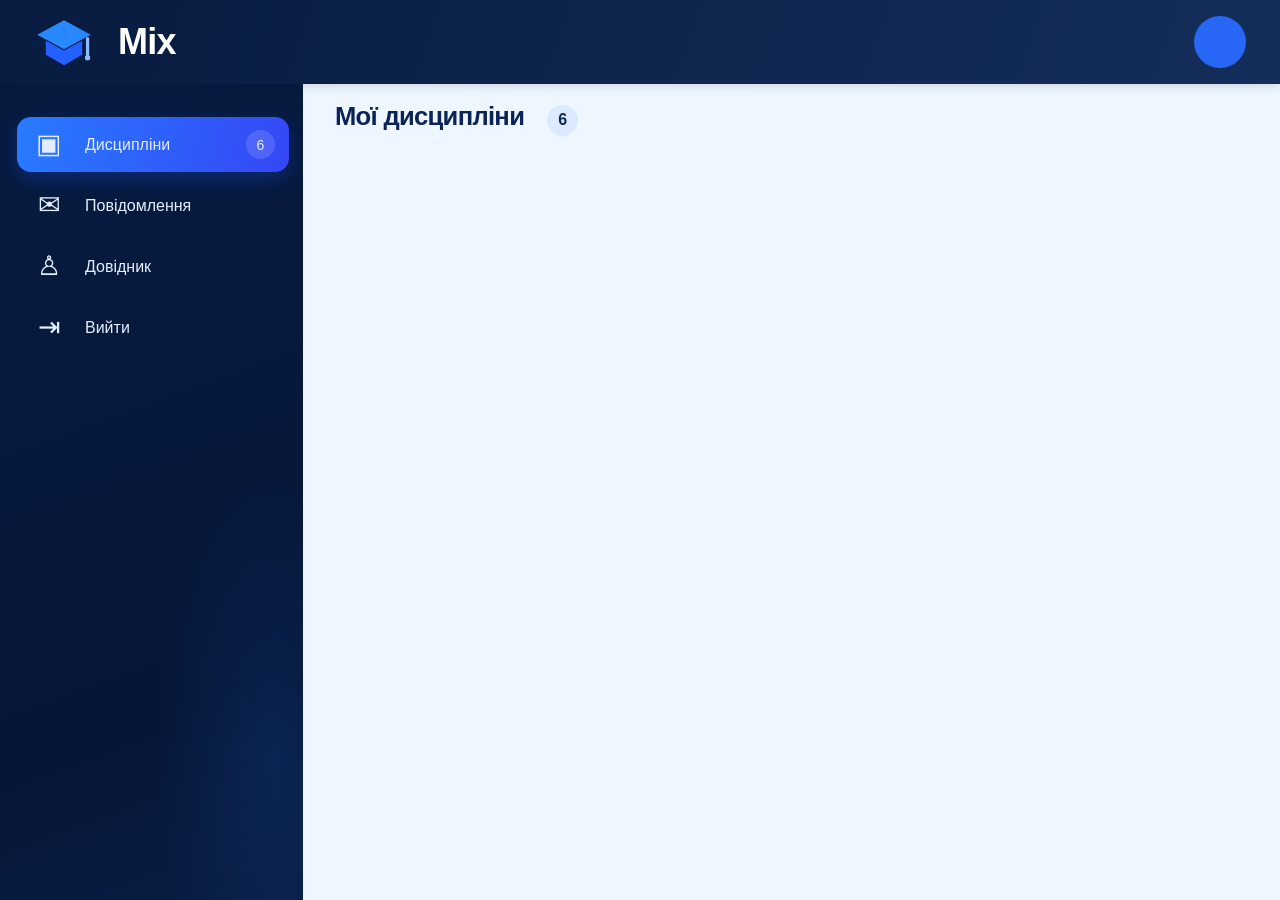
<file: index.html>
<!DOCTYPE html>
<html lang="uk">
<head>
  <meta charset="UTF-8" />
  <meta name="viewport" content="width=device-width, initial-scale=1.0" />
  <title>Mix — Мої дисципліни</title>
  <link rel="stylesheet" href="style.css" />
</head>
<body>
  <header class="topbar">
    <div class="brand">
      <span class="brand-mark" aria-hidden="true">
        <svg viewBox="0 0 56 56" role="img">
          <path d="M28 4 3 17.5 28 31l25-13.5L28 4Z" fill="#2788ff"/>
          <path d="M11 23v13.2L28 46l17-9.8V23L28 32.2 11 23Z" fill="#2460ff"/>
          <path d="M50 21v15" stroke="#8fbaff" stroke-width="3" stroke-linecap="round"/>
          <circle cx="50" cy="39" r="2.5" fill="#8fbaff"/>
        </svg>
      </span>
      <span>Mix</span>
    </div>
    <div class="user-area">
      <span class="username" id="username"></span>
      <div class="avatar" id="avatar"></div>
    </div>
  </header>

  <aside class="sidebar">
    <nav class="nav" aria-label="Головна навігація">
      <button class="nav-item active" data-page="Дисципліни"><span class="nav-icon">▣</span><span class="nav-label">Дисципліни</span><span class="count" id="disciplinesCount">6</span></button>
      <button class="nav-item" data-page="Повідомлення"><span class="nav-icon">✉</span><span class="nav-label">Повідомлення</span></button>
      <button class="nav-item" data-page="Довідник"><span class="nav-icon">♙</span><span class="nav-label">Довідник</span></button>
      <button class="nav-item" data-page="Вийти" id="logout-button"><span class="nav-icon">⇥</span><span class="nav-label">Вийти</span></button>
    </nav>
  </aside>

  <main>
    <section class="content">
      <div class="section-head">
        <div class="section-title"><h1>Мої дисципліни</h1><span class="total" id="total">6</span></div>
      </div>
      <div class="cards" id="cards"></div>
      
      <div class="empty" id="empty">
        За вашим запитом дисциплін не знайдено.
      </div>
    </section>
  </main>
  <div class="toast" id="toast" role="status" aria-live="polite"></div>

  <script src="script.js" defer></script>
</body>
</html>
</file>
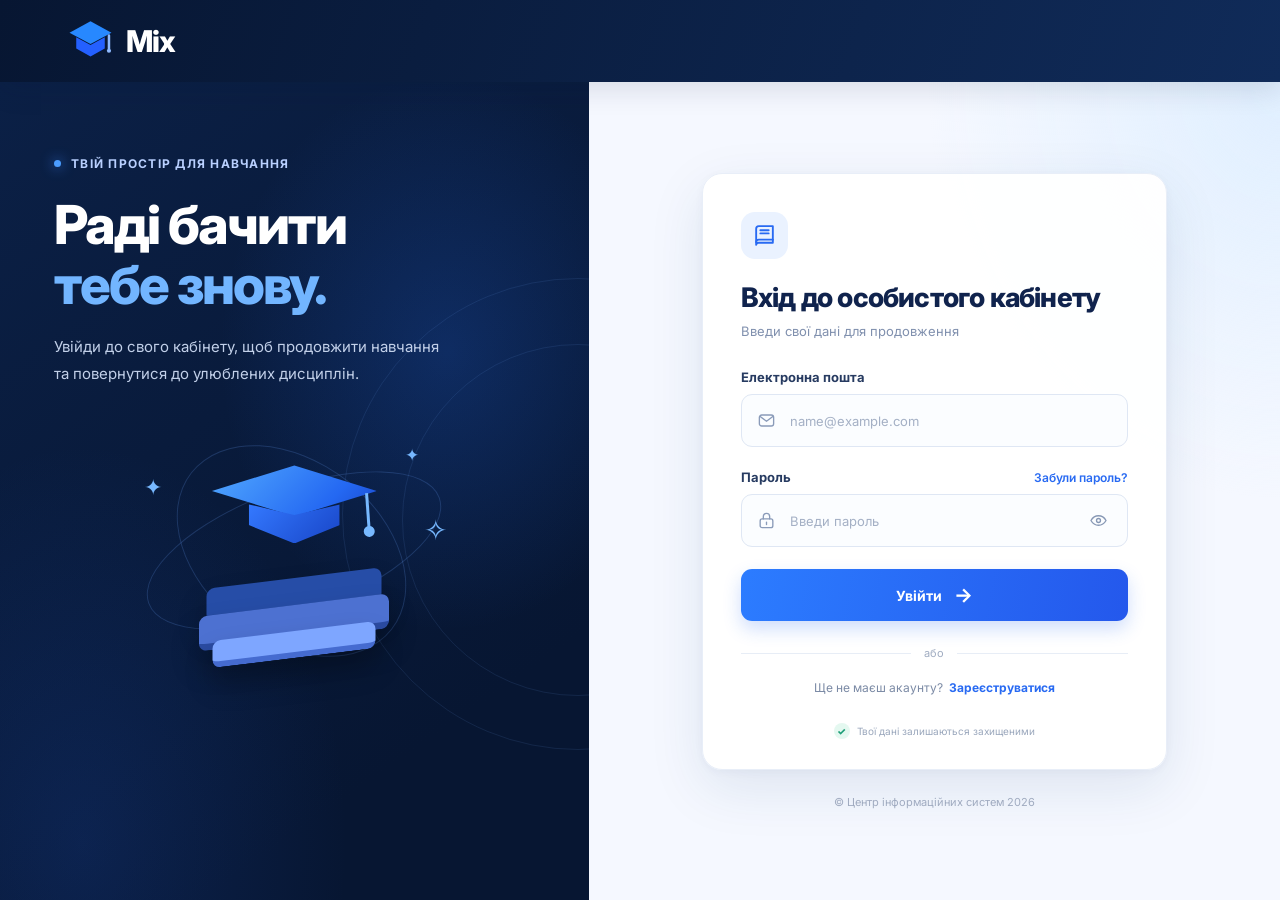
<file: login.html>
<!DOCTYPE html>
<html lang="uk">
<head>
  <meta charset="UTF-8">
  <meta name="viewport" content="width=device-width, initial-scale=1.0">
  <title>Вхід — Mix</title>
  <link rel="stylesheet" href="login.css">
  <script src="login.js" defer></script>
</head>
<body>
  <header class="topbar">
    <a class="brand" href="#" aria-label="Mix — головна">
      <span class="brand-mark" aria-hidden="true">
        <svg viewBox="0 0 56 56" role="img">
          <path d="M28 4 3 17.5 28 31l25-13.5L28 4Z" fill="#2788ff"/>
          <path d="M11 23v13.2L28 46l17-9.8V23L28 32.2 11 23Z" fill="#2460ff"/>
          <path d="M50 21v15" stroke="#8fbaff" stroke-width="3" stroke-linecap="round"/>
          <circle cx="50" cy="39" r="2.5" fill="#8fbaff"/>
        </svg>
      </span>
      <span>Mix</span>
    </a>
  </header>

  <main class="page">
    <section class="welcome-panel" aria-label="Вітання">
      <div class="welcome-content">
        <div class="eyebrow"><span class="eyebrow-dot"></span> Твій простір для навчання</div>
        <h1>Раді бачити<br><span>тебе знову.</span></h1>
        <p>Увійди до свого кабінету, щоб продовжити навчання та повернутися до улюблених дисциплін.</p>
        <div class="learning-art" aria-hidden="true">
          <div class="orbit orbit-one"></div>
          <div class="orbit orbit-two"></div>
          <div class="book book-back"></div>
          <div class="book book-middle"></div>
          <div class="book book-front"></div>
          <div class="cap">
            <div class="cap-top"></div>
            <div class="cap-base"></div>
            <div class="cap-tassel"></div>
          </div>
          <span class="spark spark-one">✦</span>
          <span class="spark spark-two">✧</span>
          <span class="spark spark-three">✦</span>
        </div>
      </div>
    </section>

    <section class="form-side">
      <div class="login-card">
        <a class="mobile-brand" href="#">Mix</a>
        <div class="form-heading">
          <div class="mini-icon" aria-hidden="true">
            <svg viewBox="0 0 24 24" fill="none">
              <path d="M4 5.5A2.5 2.5 0 0 1 6.5 3H20v16H6.5A2.5 2.5 0 0 0 4 21V5.5Z" stroke="currentColor" stroke-width="1.8" stroke-linejoin="round"/>
              <path d="M4 18.5A2.5 2.5 0 0 1 6.5 16H20M8 7h8M8 10h8" stroke="currentColor" stroke-width="1.8" stroke-linecap="round"/>
            </svg>
          </div>
          <h2>Вхід до особистого кабінету</h2>
          <p>Введи свої дані для продовження</p>
        </div>

        <form class="login-form" action="#" method="post">
          <label for="email">Електронна пошта</label>
          <div class="input-wrap">
            <svg viewBox="0 0 24 24" aria-hidden="true"><rect x="3" y="5" width="18" height="14" rx="3"/><path d="m4 7 8 6 8-6"/></svg>
            <input id="email" name="email" type="email" placeholder="name@example.com" autocomplete="email" required>
          </div>

          <div class="label-row">
            <label for="password">Пароль</label>
            <a class="text-link" href="#">Забули пароль?</a>
          </div>
          <div class="input-wrap">
            <svg viewBox="0 0 24 24" aria-hidden="true"><rect x="4" y="10" width="16" height="11" rx="2.5"/><path d="M8 10V7a4 4 0 0 1 8 0v3"/><path d="M12 14v3"/></svg>
            <input id="password" name="password" type="password" placeholder="Введи пароль" autocomplete="current-password" required>
            <button class="toggle-password" type="button" aria-label="Показати пароль" title="Показати пароль">
              <svg viewBox="0 0 24 24" aria-hidden="true"><path d="M2.5 12s3.4-6 9.5-6 9.5 6 9.5 6-3.4 6-9.5 6-9.5-6-9.5-6Z"/><circle cx="12" cy="12" r="2.5"/></svg>
            </button>
          </div>

          <button class="submit-btn" type="submit">Увійти <span aria-hidden="true">→</span></button>
        </form>
        <p id="login-message" role="alert" aria-live="polite"></p>

        <div class="separator"><span>або</span></div>
        <p class="signup">Ще не маєш акаунту? <a href="#">Зареєструватися</a></p>
        <p class="secure-note"><span class="lock-dot">✓</span> Твої дані залишаються захищеними</p>
      </div>
      <footer class="page-footer">© Центр інформаційних систем 2026</footer>
    </section>
  </main>
</body>
</html>
</file>
<file: style.css>
:root {
      --navy: #071b42;
      --navy-2: #102b5c;
      --blue: #2867f6;
      --blue-light: #e9f3ff;
      --text: #10275a;
      --muted: #5c78ad;
      --line: #dceaff;
      --white: #fff;
      --shadow: 0 5px 16px rgba(39, 112, 220, .14);
    }
    * { box-sizing: border-box; }
    body {
      margin: 0;
      min-height: 100vh;
      font-family: Inter, "Segoe UI", Arial, sans-serif;
      color: var(--text);
      background: #eef6ff;
    }
    button, input, select { font: inherit; }
    button { cursor: pointer; }
    .topbar {
      height: 84px;
      background: linear-gradient(110deg, #081b40, #142e5a);
      color: white;
      display: flex;
      align-items: center;
      justify-content: space-between;
      padding: 0 34px;
      position: fixed;
      inset: 0 0 auto 0;
      z-index: 10;
      box-shadow: 0 2px 10px #05163325;
    }
    .brand { display: flex; align-items: center; gap: 24px; font-size: 36px; font-weight: 750; letter-spacing: -.8px; }
    .brand-mark { width: 60px; height: 52px; color: #3180ff; }
    .user-area { display: flex; align-items: center; gap: 20px; font-size: 14px; }
    .notification { position: relative; font-size: 26px; background: none; color: #dce9ff; border: 0; }
    .notification::after { content: ""; position: absolute; width: 9px; height: 9px; border-radius: 50%; background: #ff365a; right: 1px; top: 2px; border: 2px solid #102a55; }
    .divider { height: 28px; border-left: 1px solid #45618e; }
    .avatar { display: grid; place-items: center; width: 52px; height: 52px; border-radius: 50%; background: #2867f6; font-size: 17px; }
    .username { white-space: nowrap; }
    .chevron { border: 0; color: white; background: transparent; font-size: 19px; margin-left: -10px; }
    .sidebar {
      position: fixed; top: 84px; bottom: 0; left: 0; width: 303px;
      padding: 33px 14px 24px 17px;
      color: #e6efff;
      background:
        radial-gradient(ellipse at 90% 82%, #123c7d55, transparent 30%),
        linear-gradient(160deg, #071b40, #061638 75%, #091d43);
      overflow: hidden;
    }
    .sidebar::before { content: ""; position: absolute; top: -5px; left: 34px; width: 150px; height: 2px; background: #2d73e7; opacity: .65; }
    .nav { display: grid; gap: 6px; position: relative; z-index: 1; }
    .nav-item {
      border: 0; text-align: left; border-radius: 14px; color: #e4edff; background: transparent;
      padding: 13px 14px 13px 18px; min-height: 55px; display: flex; align-items: center; gap: 22px;
      font-size: 16px; transition: .2s;
    }
    .nav-item:hover { background: #ffffff12; }
    .nav-item.active { background: linear-gradient(105deg, #287bff, #3547f6); box-shadow: 0 7px 18px #1648d955; }
    .nav-icon { width: 28px; text-align: center; font-size: 27px; line-height: 1; }
    .count { margin-left: auto; min-width: 29px; height: 29px; display: grid; place-items: center; border-radius: 20px; background: #ffffff23; font-size: 14px; }
    .sidebar-art { position: absolute; left: 28px; right: 15px; bottom: 42px; text-align: center; color: #a9c8ff; }
    .book-illustration { font-size: 112px; line-height: 1.25; filter: drop-shadow(0 10px 8px #0004); }
    .motto { font-family: Georgia, serif; font-style: italic; font-size: 22px; line-height: 1.35; transform: rotate(-7deg); margin-top: 18px; }
    main { margin-left: 303px; padding-top: 84px; min-height: 100vh; }
    .welcome {
      min-height: 116px; display: flex; align-items: center; gap: 24px; padding: 20px 27px 20px 36px;
      background: linear-gradient(110deg, #f8fbff, #e1f2ff); border-bottom: 1px solid #e0edfc;
    }
    .wave { font-size: 44px; transform: rotate(-10deg); }
    .welcome-copy { min-width: 280px; }
    h1 { margin: 0 0 7px; font-size: clamp(22px, 2vw, 30px); letter-spacing: -.7px; color: #0c2358; }
    .welcome p { margin: 0; color: #5274ae; font-size: 16px; }
    .search-wrap { margin-left: auto; position: relative; width: min(350px, 34%); }
    .search-wrap span { position: absolute; left: 20px; top: 50%; transform: translateY(-50%); font-size: 22px; color: #456ba9; }
    .search { width: 100%; height: 51px; border: 2px solid #c5ddff; border-radius: 30px; background: #ffffffed; padding: 0 20px 0 60px; color: var(--text); outline: none; box-shadow: 0 4px 10px #9ec9f633; }
    .search:focus { border-color: #4e8bff; }
    .content { padding: 18px 27px 34px 32px; }
    .section-head { display: flex; align-items: center; justify-content: space-between; gap: 15px; margin-bottom: 16px; }
    .section-title { display: flex; align-items: center; gap: 23px; }
    .section-icon { color: #2672ff; font-size: 32px; }
    h2 { font-size: 23px; margin: 0; letter-spacing: -.5px; }
    .total { background: #dceaff; border-radius: 50%; width: 31px; height: 31px; display: grid; place-items: center; font-weight: 700; }
    .sort { border: 1px solid #d5e7ff; background: white; color: #264e94; padding: 10px 15px; border-radius: 25px; font-size: 13px; box-shadow: 0 2px 7px #4c88d511; }
    .sort select { border: 0; outline: 0; background: transparent; color: inherit; font-weight: 650; cursor: pointer; }
    .cards { display: grid; grid-template-columns: repeat(3, minmax(0, 1fr)); gap: 18px 20px; }
    .course-card { overflow: hidden; border-radius: 11px; background: white; border: 1px solid #d7eaff; box-shadow: var(--shadow); min-width: 0; transition: transform .2s, box-shadow .2s; }
    .course-card:hover { transform: translateY(-3px); box-shadow: 0 9px 24px #2b75cf2a; }
    .cover { height: 169px; position: relative; background-size: cover; background-position: center; }
    .cover::after { content: ""; position: absolute; inset: 0; background: linear-gradient(0deg, #001b3a18, transparent 60%); }
    .cover.math { background-image: url('wwwroot/math.webp'); }
    .cover.specialty { background-image: url('wwwroot/spec.webp'); }
    .cover.programming { background-image: url('wwwroot/programming.webp'); }
    .cover.language { background-image: url('wwwroot/writing.webp'), linear-gradient(120deg,#102d50,#d28a45); background-color: #15314e; }
    .cover.discrete { background-image: url('wwwroot/dyscret.webp'); }
    .cover.obrobka { background-image: url('wwwroot/obrobka.webp'); }
    .cover.remont { background-image: url('wwwroot/remont.jpg'); }
    .cover.design { background-image: url('https://images.unsplash.com/photo-1487958449943-2429e8be8625?auto=format&fit=crop&w=900&q=85'); }
    .cover.language { background-image: url('wwwroot/writing.webp'); }
    .category { position: absolute; z-index: 1; top: 12px; left: 13px; padding: 10px 15px; border-radius: 24px; color: white; font-size: 14px; font-weight: 700; display: flex; align-items: center; gap: 10px; max-width: calc(100% - 72px); white-space: nowrap; overflow: hidden; text-overflow: ellipsis; }
    .category.green { background: #08b77e; } .category.purple { background: #a33cff; } .category.blue { background: #1675fa; }
    .category.orange { background: #ff8b00; } .category.teal { background: #06bcae; } .category.pink { background: #f216a4; }
    .eye { position: absolute; z-index: 2; top: 12px; right: 12px; width: 42px; height: 42px; border: 0; border-radius: 50%; background: #071d49e8; color: white; font-size: 21px; }
    .eye[aria-pressed="true"] { background: #fff; color: #174a9c; }
    .card-body { padding: 12px 16px 11px 22px; }
    .card-body h3 { margin: 0 0 8px; font-size: 18px; line-height: 1.25; color: #10265b; }
    .date { display: flex; align-items: center; gap: 11px; color: #5277b6; font-size: 14px; white-space: nowrap; }
    .date .calendar { color: #2879ff; font-size: 19px; }
    .progress-row { display: flex; align-items: center; gap: 13px; margin-top: 12px; }
    .progress-ring { width: 47px; height: 47px; flex: 0 0 47px; border-radius: 50%; display: grid; place-items: center; background: conic-gradient(var(--ring, #1689ff) calc(var(--progress) * 1%), #dceaff 0); position: relative; }
    .progress-ring::before { content: ""; position: absolute; inset: 6px; background: white; border-radius: 50%; }
    .progress-ring span { z-index: 1; font-size: 12px; font-weight: 750; }
    .progress-info { flex: 1; min-width: 0; }
    .progress-label { font-size: 12px; color: #5577b2; margin-bottom: 7px; }
    .bar { height: 10px; background: #e5f0ff; border-radius: 20px; overflow: hidden; }
    .bar span { display: block; height: 100%; width: var(--progress); border-radius: inherit; background: var(--ring, #2184ff); }
    .go { flex: 0 0 46px; width: 46px; height: 46px; border: 0; border-radius: 50%; background: #2868f7; color: white; font-size: 24px; transition: .2s; }
    .go:hover { background: #124bd2; transform: translateX(2px); }
    .empty { display: none; padding: 35px; text-align: center; color: var(--muted); background: white; border-radius: 14px; border: 1px solid var(--line); }
    .toast { position: fixed; right: 24px; bottom: 24px; z-index: 20; background: #102b5c; color: white; padding: 14px 20px; border-radius: 12px; box-shadow: 0 8px 25px #001b4b40; opacity: 0; transform: translateY(12px); pointer-events: none; transition: .25s; }
    .toast.show { opacity: 1; transform: translateY(0); }
    @media (max-width: 1250px) {
      .sidebar { width: 250px; } main { margin-left: 250px; }
      .cards { grid-template-columns: repeat(2, minmax(0, 1fr)); }
      .sidebar-art { opacity: .7; } .welcome { padding-left: 25px; }
    }
    @media (max-width: 800px) {
      .topbar { height: 70px; padding: 0 18px; } .brand { font-size: 29px; gap: 12px; } .brand-mark { width: 46px; }
      .username, .divider { display: none; } .avatar { width: 42px; height: 42px; }
      .sidebar { top: 70px; width: 76px; padding: 20px 9px; }
      .nav-item { justify-content: center; padding: 13px 8px; } .nav-item .nav-label, .nav-item .count { display: none; }
      .nav-item { gap: 0; } .nav-icon { font-size: 25px; }
      .sidebar-art { display: none; } main { margin-left: 76px; padding-top: 70px; }
      .welcome { flex-wrap: wrap; gap: 12px; padding: 20px; } .wave { font-size: 34px; }
      .welcome-copy { min-width: 0; flex: 1; } .welcome p { font-size: 14px; }
      .search-wrap { width: 100%; margin: 5px 0 0; }
      .content { padding: 18px 16px; } .cards { gap: 14px; }
    }
    @media (max-width: 560px) {
      .cards { grid-template-columns: 1fr; } .section-head { align-items: flex-start; flex-direction: column; }
      .section-title { gap: 12px; } h2 { font-size: 21px; }
      .cover { height: 180px; } .card-body { padding-left: 17px; }
      .welcome h1 { font-size: 21px; } .user-area { gap: 10px; }
    }

    input[type="password"]::-ms-reveal,
input[type="password"]::-ms-clear {
    display: none;
}

input[type="password"]::-webkit-contacts-auto-fill-button,
input[type="password"]::-webkit-credentials-auto-fill-button {
    display: none !important;
    visibility: hidden;
    pointer-events: none;
}
</file>
<file: login.css>
@import url('https://fonts.googleapis.com/css2?family=Inter:wght@400;500;600;700;800&display=swap');

:root {
  --navy: #081a3c;
  --navy-soft: #102b59;
  --blue: #2468f2;
  --blue-bright: #3188ff;
  --ink: #10234d;
  --muted: #7182a5;
  --line: #e2eaf7;
}

* { box-sizing: border-box; }

body {
  margin: 0;
  min-height: 100vh;
  color: var(--ink);
  background: #f4f8ff;
  font-family: Inter, -apple-system, BlinkMacSystemFont, "Segoe UI", sans-serif;
}

a { color: inherit; text-decoration: none; }

.topbar {
  height: 82px;
  display: flex;
  align-items: center;
  justify-content: space-between;
  padding: 0 5.2%;
  background: linear-gradient(110deg, #071632, #102b59);
  color: white;
  box-shadow: 0 8px 26px rgba(8, 26, 60, .12);
  position: relative;
  z-index: 2;
}

.brand {
  display: inline-flex;
  align-items: center;
  gap: 12px;
  font-size: 30px;
  font-weight: 800;
  letter-spacing: -.8px;
}

.brand-mark { display: block; width: 47px; height: 47px; }
.brand-mark svg { width: 100%; height: 100%; display: block; }
.topbar-note { font-size: 13px; color: #bdccec; letter-spacing: .2px; }

.page {
  min-height: calc(100vh - 82px);
  display: grid;
  grid-template-columns: minmax(320px, .92fr) minmax(500px, 1.08fr);
}

.welcome-panel {
  min-height: 690px;
  position: relative;
  overflow: hidden;
  background:
    radial-gradient(ellipse at 76% 33%, rgba(34, 102, 226, .24), transparent 36%),
    radial-gradient(ellipse at 14% 93%, rgba(31, 82, 188, .2), transparent 37%),
    linear-gradient(145deg, #0b2046, #071632 78%);
  color: white;
}

.welcome-panel::before,
.welcome-panel::after {
  content: "";
  position: absolute;
  border: 1px solid rgba(121, 169, 255, .11);
  border-radius: 50%;
  width: 470px;
  height: 470px;
  right: -225px;
  top: 24%;
}
.welcome-panel::after {
  width: 350px;
  height: 350px;
  right: -165px;
  top: 32%;
}

.welcome-content {
  min-height: 690px;
  max-width: 590px;
  margin: 0 auto;
  padding: 74px 54px 34px;
  display: flex;
  flex-direction: column;
  position: relative;
  z-index: 1;
}

.eyebrow {
  display: inline-flex;
  align-items: center;
  gap: 10px;
  color: #b9d0ff;
  font-size: 12px;
  font-weight: 700;
  text-transform: uppercase;
  letter-spacing: 1.25px;
}
.eyebrow-dot {
  width: 7px;
  height: 7px;
  border-radius: 50%;
  background: #4b9dff;
  box-shadow: 0 0 13px #3988ff;
}

h1 {
  margin: 24px 0 18px;
  font-size: clamp(37px, 4.2vw, 55px);
  line-height: 1.12;
  letter-spacing: -2px;
  font-weight: 800;
}
h1 span {
  color: #72b5ff;
}
.welcome-content > p {
  max-width: 385px;
  margin: 0;
  color: #c2d0e9;
  font-size: 15px;
  line-height: 1.8;
}

.learning-art {
  height: 260px;
  max-width: 390px;
  width: 100%;
  position: relative;
  margin: 25px auto 8px;
}
.orbit {
  position: absolute;
  border: 1px solid rgba(111, 165, 255, .2);
  border-radius: 50%;
  transform: rotate(-20deg);
}
.orbit-one { width: 310px; height: 125px; left: 40px; top: 76px; }
.orbit-two { width: 255px; height: 180px; left: 65px; top: 49px; transform: rotate(38deg); }

.book {
  position: absolute;
  left: 50%;
  border-radius: 8px;
  transform: translateX(-50%) skewY(-7deg);
  box-shadow: 0 17px 28px rgba(0, 0, 0, .25);
}
.book-back {
  width: 175px; height: 34px; top: 166px; background: #264da7;
  border-bottom: 7px solid #183b88;
}
.book-middle {
  width: 190px; height: 35px; top: 193px; background: #4d71d1;
  border-bottom: 7px solid #2b4ba1;
}
.book-front {
  width: 163px; height: 27px; top: 219px; background: #7ea6ff;
  border-bottom: 6px solid #456bd0;
}
.cap {
  position: absolute;
  width: 165px; height: 120px;
  top: 53px; left: 50%;
  transform: translateX(-50%);
}
.cap-top {
  position: absolute;
  width: 165px; height: 73px;
  top: 0; left: 0;
  background: linear-gradient(135deg, #52aaff, #2468f2 65%, #173fc2);
  clip-path: polygon(50% 0, 100% 35%, 50% 70%, 0 35%);
  filter: drop-shadow(0 10px 14px rgba(0, 0, 0, .25));
}
.cap-base {
  position: absolute;
  width: 91px; height: 39px;
  top: 39px; left: 37px;
  background: linear-gradient(135deg, #3479ff, #1845c7);
  clip-path: polygon(0 0, 50% 27%, 100% 0, 100% 53%, 50% 100%, 0 53%);
}
.cap-tassel {
  position: absolute;
  width: 3px; height: 41px;
  top: 28px; right: 7px;
  background: #78b9ff;
  transform: rotate(-4deg);
}
.cap-tassel::after {
  content: "";
  position: absolute; bottom: -3px; left: -4px;
  width: 11px; height: 11px; border-radius: 50%;
  background: #78b9ff;
}
.spark { position: absolute; color: #77b8ff; }
.spark-one { left: 45px; top: 62px; font-size: 22px; }
.spark-two { right: 42px; top: 101px; font-size: 28px; }
.spark-three { right: 70px; top: 33px; font-size: 17px; }

.panel-footer {
  display: flex;
  align-items: center;
  gap: 12px;
  margin-top: auto;
  color: #91a9d2;
  font-size: 12px;
}
.footer-line { width: 30px; height: 2px; background: #3e85ff; border-radius: 4px; }

.form-side {
  display: flex;
  flex-direction: column;
  align-items: center;
  justify-content: center;
  padding: 46px 6%;
  background:
    radial-gradient(ellipse at 100% 0%, rgba(215, 235, 255, .7), transparent 36%),
    #f5f8ff;
}
.login-card {
  width: 100%;
  max-width: 465px;
  background: rgba(255, 255, 255, .96);
  border: 1px solid #e8eef8;
  border-radius: 20px;
  padding: 38px 38px 30px;
  box-shadow: 0 18px 55px rgba(21, 54, 109, .10), 0 2px 8px rgba(21, 54, 109, .04);
}
.mobile-brand { display: none; }

.form-heading { margin-bottom: 30px; }
.mini-icon {
  width: 47px; height: 47px;
  display: grid; place-items: center;
  color: #286af2;
  background: #eaf2ff;
  border-radius: 14px;
  margin-bottom: 22px;
}
.mini-icon svg { width: 25px; height: 25px; }
.form-heading h2 {
  margin: 0 0 9px;
  font-size: 27px;
  letter-spacing: -.8px;
  font-weight: 800;
  color: #10234d;
}
.form-heading p { margin: 0; font-size: 13px; color: #8090ae; }

.login-form { display: flex; flex-direction: column; }
.login-form > label, .label-row label {
  color: #273b61;
  font-size: 13px;
  font-weight: 700;
  margin-bottom: 9px;
}
.input-wrap {
  height: 53px;
  display: flex;
  align-items: center;
  gap: 12px;
  padding: 0 15px;
  border: 1px solid #dfe7f4;
  border-radius: 11px;
  background: #fbfdff;
  margin-bottom: 22px;
  transition: border-color .2s, box-shadow .2s, background .2s;
}
.input-wrap:focus-within {
  border-color: #6da2ff;
  background: white;
  box-shadow: 0 0 0 4px rgba(45, 111, 246, .10);
}
.input-wrap > svg {
  width: 19px; height: 19px;
  flex: 0 0 auto;
  stroke: #8a9bb9;
  stroke-width: 1.7;
  stroke-linecap: round;
  stroke-linejoin: round;
  fill: none;
}
.input-wrap input {
  min-width: 0;
  width: 100%;
  border: 0;
  outline: 0;
  background: transparent;
  color: #1b2f54;
  font: inherit;
  font-size: 13px;
}
.input-wrap input::placeholder { color: #a4b0c5; }
.label-row { display: flex; justify-content: space-between; align-items: center; }
.text-link { margin-bottom: 9px; font-size: 12px; color: #286af2; font-weight: 600; }
.text-link:hover, .signup a:hover { color: #124bc2; text-decoration: underline; }
.toggle-password {
  display: grid; place-items: center;
  flex: 0 0 auto;
  border: 0; padding: 4px;
  background: transparent; cursor: pointer;
  color: #8798b5;
}
.toggle-password svg {
  width: 19px; height: 19px; stroke: currentColor; fill: none;
  stroke-width: 1.7; stroke-linecap: round; stroke-linejoin: round;
}
.form-options { display: flex; align-items: center; justify-content: space-between; margin: -3px 0 24px; }
.remember { display: inline-flex; align-items: center; gap: 8px; color: #7182a0; font-size: 12px; cursor: pointer; }
.remember input { accent-color: #286af2; width: 15px; height: 15px; margin: 0; }

.submit-btn {
  height: 52px;
  width: 100%;
  display: flex;
  justify-content: center;
  align-items: center;
  gap: 12px;
  border: 0;
  border-radius: 11px;
  color: white;
  background: linear-gradient(100deg, #2c7cff, #2458ec);
  box-shadow: 0 8px 18px rgba(36, 104, 242, .22);
  font: inherit;
  font-size: 14px;
  font-weight: 700;
  cursor: pointer;
  transition: transform .2s, box-shadow .2s, filter .2s;
}
.submit-btn span { font-size: 20px; line-height: 1; }
.submit-btn:hover { transform: translateY(-1px); box-shadow: 0 11px 22px rgba(36, 104, 242, .28); filter: brightness(1.03); }
.submit-btn:active { transform: translateY(0); }

.separator { display: flex; align-items: center; gap: 13px; margin: 25px 0 20px; color: #a0acc1; font-size: 11px; }
.separator::before, .separator::after { content: ""; height: 1px; background: #e7edf6; flex: 1; }
.signup { margin: 0; text-align: center; color: #7b8aa5; font-size: 12px; }
.signup a { color: #286af2; font-weight: 700; margin-left: 3px; }
.secure-note { display: flex; justify-content: center; align-items: center; gap: 7px; margin: 28px 0 0; color: #9aa7bc; font-size: 10px; }
.lock-dot { display: grid; place-items: center; width: 16px; height: 16px; border-radius: 50%; color: #1e9e78; background: #e4f8f0; font-size: 10px; font-weight: 800; }
.page-footer { margin-top: 25px; color: #a0abc0; font-size: 11px; text-align: center; }

@media (max-width: 980px) {
  .page { grid-template-columns: minmax(280px, .8fr) minmax(420px, 1.2fr); }
  .welcome-content { padding: 65px 34px 30px; }
  .login-card { padding: 32px 28px 27px; }
  .form-side { padding-left: 5%; padding-right: 5%; }
}

@media (max-width: 740px) {
  .topbar { height: 70px; padding: 0 22px; }
  .brand { font-size: 26px; }
  .brand-mark { width: 40px; height: 40px; }
  .topbar-note { display: none; }
  .page { min-height: calc(100vh - 70px); display: block; }
  .welcome-panel { display: none; }
  .form-side { min-height: calc(100vh - 70px); padding: 34px 18px 20px; }
  .login-card { max-width: 440px; padding: 30px 25px 25px; border-radius: 17px; }
  .mobile-brand { display: inline-block; color: #286af2; font-size: 17px; font-weight: 800; margin-bottom: 28px; }
  .form-heading { margin-bottom: 25px; }
  .form-heading h2 { font-size: 25px; }
  .page-footer { margin-top: 20px; }
}

@media (max-width: 390px) {
  .login-card { padding: 25px 19px 23px; }
  .form-heading h2 { font-size: 23px; }
  .input-wrap { height: 50px; }
}
</file>
